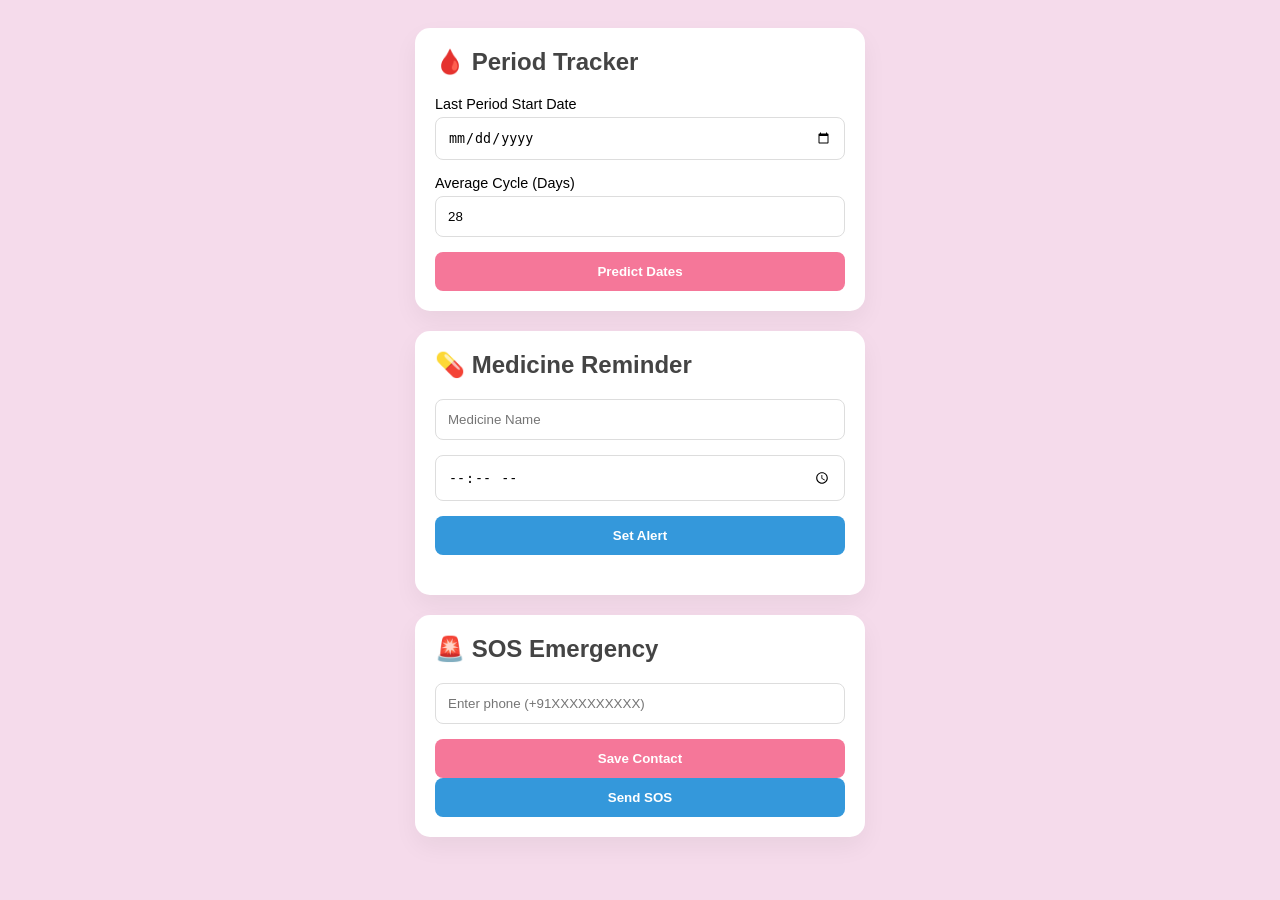
<file: index.html>
<!DOCTYPE html>
<html lang="en">
<head>
    <meta charset="UTF-8">
    <meta name="viewport" content="width=device-width, initial-scale=1.0">
    <title>Health Tracker Mini-Project</title>
    <link rel="stylesheet" href="style.css">
</head>

<body>

<div class="container">

    <!-- Section 1: Period Tracker -->
    <section class="card period-section">
        <h2>🩸 Period Tracker</h2>

        <div class="input-group">
            <label>Last Period Start Date</label>
            <input type="date" id="lastPeriodDate">
        </div>

        <div class="input-group">
            <label>Average Cycle (Days)</label>
            <input type="number" id="cycleLength" value="28">
        </div>

        <button class="btn btn-pink" onclick="calculatePeriod()">Predict Dates</button>

        <div id="periodResult" class="result-box hidden"></div>
    </section>

    <!-- Section 2: Medicine Tracker -->
    <section class="card medicine-section">
        <h2>💊 Medicine Reminder</h2>

        <div class="input-group">
            <input type="text" id="medName" placeholder="Medicine Name">
        </div>

        <div class="input-group">
            <input type="time" id="medTime">
        </div>

        <button class="btn btn-blue" onclick="addMedicine()">Set Alert</button>

        <ul id="medList" class="med-list"></ul>
    </section>

    <!-- Section 3: SOS Emergency -->
    <section class="card sos-section">
        <h2>🚨 SOS Emergency</h2>

        <div class="input-group">
            <input type="text" id="sosPhone" placeholder="Enter phone (+91XXXXXXXXXX)">
        </div>

        <button class="btn btn-pink" onclick="saveSOSContacts()">Save Contact</button>
        <button class="btn btn-blue" onclick="sendSOS()">Send SOS</button>
    </section>

</div>

<!-- IMPORTANT: Load JS at bottom -->
<script src="script.js"></script>

</body>
</html>
</file>
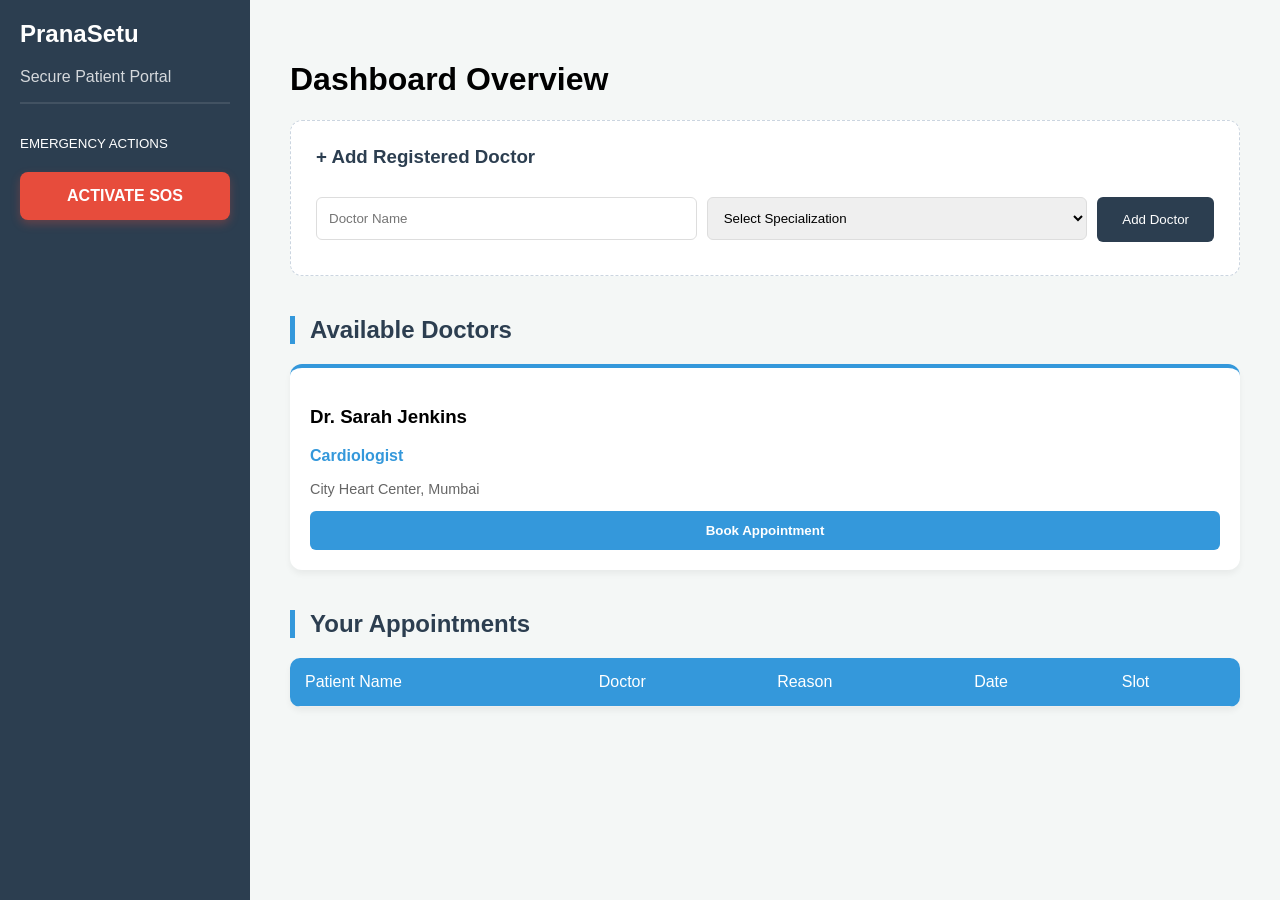
<file: sos.html>
<!DOCTYPE html>
<html lang="en">
<head>
    <meta charset="UTF-8">
    <meta name="viewport" content="width=device-width, initial-scale=1.0">
    <title>PranaSetu | Patient Portal</title>
    <style>
        :root {
            --primary-blue: #2c3e50;
            --medical-blue: #3498db;
            --emergency-red: #e74c3c;
            --bg-light: #f4f7f6;
            --white: #ffffff;
            --success-green: #27ae60;
        }

        body { font-family: 'Segoe UI', sans-serif; margin: 0; background-color: var(--bg-light); display: flex; min-height: 100vh; }
        
        /* Sidebar */
        .sidebar { width: 250px; background-color: var(--primary-blue); color: white; padding: 20px; position: fixed; height: 100vh; box-sizing: border-box; }
        .main-content { margin-left: 250px; padding: 40px; width: calc(100% - 250px); }

        /* SOS Button */
        .sos-btn {
            width: 100%; padding: 15px; background: var(--emergency-red); color: white;
            border: none; border-radius: 8px; font-weight: bold; cursor: pointer;
            margin-top: 20px; animation: pulse 2s infinite; font-size: 1rem;
            box-shadow: 0 4px 10px rgba(231, 76, 60, 0.3);
        }

        /* Doctor Grid */
        .doctor-grid { display: grid; grid-template-columns: repeat(auto-fit, minmax(280px, 1fr)); gap: 20px; margin-bottom: 40px; }
        .dr-card { background: white; padding: 20px; border-radius: 12px; box-shadow: 0 4px 6px rgba(0,0,0,0.05); border-top: 4px solid var(--medical-blue); }
        
        /* Modal Styles */
        .modal { display: none; position: fixed; z-index: 1000; left: 0; top: 0; width: 100%; height: 100%; background: rgba(0,0,0,0.6); backdrop-filter: blur(3px); }
        .modal-content { background: white; margin: 5% auto; padding: 30px; border-radius: 12px; width: 450px; box-shadow: 0 10px 25px rgba(0,0,0,0.2); }
        input, select { width: 100%; padding: 12px; margin: 10px 0; border: 1px solid #ddd; border-radius: 6px; box-sizing: border-box; }

        /* Appointment Table */
        .table-container { background: white; border-radius: 10px; overflow: hidden; box-shadow: 0 4px 6px rgba(0,0,0,0.05); }
        table { width: 100%; border-collapse: collapse; }
        th, td { padding: 15px; text-align: left; border-bottom: 1px solid #eee; }
        th { background: var(--medical-blue); color: white; font-weight: 500; }

        .section-title { border-left: 5px solid var(--medical-blue); padding-left: 15px; margin: 40px 0 20px 0; color: var(--primary-blue); }
        .add-dr-section { background: #fff; padding: 25px; border-radius: 12px; margin-bottom: 30px; border: 1px dashed #cbd5e0; }
        
        /* SOS List Styling */
        #sosContactList { background: #fff5f5; padding: 10px; border-radius: 8px; margin: 10px 0; border: 1px solid #feb2b2; }
        .contact-item { display: flex; justify-content: space-between; padding: 5px 0; border-bottom: 1px solid #fed7d7; color: #c53030; font-weight: 600; }
        .contact-item:last-child { border: none; }

        @keyframes pulse { 0% { transform: scale(1); } 50% { transform: scale(1.03); } 100% { transform: scale(1); } }
    </style>
</head>
<body>

    <nav class="sidebar">
        <h2 style="margin-top: 0;">PranaSetu</h2>
        <p style="opacity: 0.8;">Secure Patient Portal</p>
        <hr style="border: 0.5px solid rgba(255,255,255,0.1);">
        
        <div style="margin-top: 30px;">
            <small>EMERGENCY ACTIONS</small>
            <button class="sos-btn" onclick="openSOS()">ACTIVATE SOS</button>
        </div>
    </nav>

    <main class="main-content">
        <h1>Dashboard Overview</h1>

        <div class="add-dr-section">
            <h3 style="margin-top: 0; color: var(--primary-blue);">+ Add Registered Doctor</h3>
            <div style="display: flex; gap: 10px; flex-wrap: wrap;">
                <input type="text" id="newDrName" placeholder="Doctor Name" style="flex: 2;">
                <select id="newDrSpec" style="flex: 2;">
                    <option value="">Select Specialization</option>
                    <option>General Physician</option>
                    <option>Cardiologist</option>
                    <option>Pediatrician</option>
                    <option>Dermatologist</option>
                    <option>Orthopedic Surgeon</option>
                    <option>Dentist</option>
                    <option>Neurologist</option>
                </select>
                <button onclick="addDoctor()" style="background:var(--primary-blue); color:white; border:none; padding: 0 25px; border-radius:6px; cursor:pointer; height: 45px; margin-top: 10px;">Add Doctor</button>
            </div>
        </div>

        <h2 class="section-title">Available Doctors</h2>
        <div class="doctor-grid" id="doctorGrid">
            <div class="dr-card">
                <h3>Dr. Sarah Jenkins</h3>
                <p style="color:var(--medical-blue); font-weight: bold;">Cardiologist</p>
                <p style="font-size: 0.9rem; color: #666;">City Heart Center, Mumbai</p>
                <button onclick="openBooking('Dr. Sarah Jenkins')" style="width:100%; padding:12px; background:var(--medical-blue); color:white; border:none; border-radius:6px; cursor:pointer; font-weight: bold;">Book Appointment</button>
            </div>
        </div>

        <h2 class="section-title">Your Appointments</h2>
        <div class="table-container">
            <table>
                <thead>
                    <tr>
                        <th>Patient Name</th>
                        <th>Doctor</th>
                        <th>Reason</th>
                        <th>Date</th>
                        <th>Slot</th>
                    </tr>
                </thead>
                <tbody id="appointmentList">
                    </tbody>
            </table>
        </div>
    </main>

    <div id="bookingModal" class="modal">
        <div class="modal-content">
            <h2 id="modalDrName" style="color: var(--primary-blue);">Book Appointment</h2>
            <hr>
            <input type="text" id="patientName" placeholder="Your Full Name">
            <input type="text" id="disease" placeholder="Symptoms / Reason">
            <input type="date" id="appointmentDate">
            <select id="timeSlot">
                <option>09:00 AM</option>
                <option>11:00 AM</option>
                <option>02:00 PM</option>
                <option>05:00 PM</option>
            </select>
            <button onclick="confirmBooking()" style="width:100%; padding:14px; background:var(--success-green); color:white; border:none; border-radius:6px; cursor:pointer; font-weight: bold; font-size: 1rem;">Confirm Appointment</button>
            <button onclick="closeModal()" style="width:100%; margin-top:15px; background:none; border:none; cursor:pointer; color:#777;">Cancel</button>
        </div>
    </div>

    <div id="sosModal" class="modal">
        <div class="modal-content" style="border: 3px solid var(--emergency-red);">
            <h2 style="color: var(--emergency-red); margin-top: 0;">Emergency SOS Setup</h2>
            <p>Linked Emergency Contacts (Doctors/Hospitals):</p>
            
            <div id="sosContactList">
                </div>
            
            <div style="display: flex; gap: 5px; margin-top: 15px;">
                <input type="text" id="sosNum" placeholder="Phone Number" style="margin: 0;">
                <button onclick="addSOSNumber()" style="background:var(--primary-blue); color:white; border:none; padding: 0 15px; border-radius:6px; cursor:pointer;">Add</button>
            </div>
            
            <hr style="margin: 20px 0;">
            <button onclick="triggerSOS()" class="sos-btn" style="animation: none; background: var(--emergency-red); margin-top: 0;">BROADCAST ALERT TO ALL</button>
            
            <div style="display: flex; justify-content: space-between; margin-top: 15px;">
                <button onclick="clearSOS()" style="background:none; border:none; color: #999; cursor:pointer; font-size: 0.8rem;">Clear All Contacts</button>
                <button onclick="closeSOS()" style="background:none; border:none; color: var(--primary-blue); font-weight: bold; cursor:pointer;">Close</button>
            </div>
        </div>
    </div>

    <script>
        let selectedDoctor = "";
        // Load contacts from LocalStorage or start with empty array
        let emergencyContacts = JSON.parse(localStorage.getItem('medDashSOS')) || [];

        window.onload = function() {
            updateSOSUI();
        };

        // --- Booking Logic ---
        function openBooking(drName) {
            selectedDoctor = drName;
            document.getElementById('modalDrName').innerText = "Booking with " + drName;
            document.getElementById('bookingModal').style.display = "block";
        }

        function closeModal() { document.getElementById('bookingModal').style.display = "none"; }

        function confirmBooking() {
            const name = document.getElementById('patientName').value;
            const disease = document.getElementById('disease').value;
            const date = document.getElementById('appointmentDate').value;
            const time = document.getElementById('timeSlot').value;

            if (!name || !disease || !date) {
                alert("Please fill all fields");
                return;
            }

            const table = document.getElementById('appointmentList');
            const row = `<tr>
                <td>${name}</td>
                <td>${selectedDoctor}</td>
                <td>${disease}</td>
                <td>${date}</td>
                <td>${time}</td>
            </tr>`;
            table.innerHTML += row;

            alert("Appointment successfully scheduled!");
            closeModal();
        }

        // --- Add Doctor Logic ---
        function addDoctor() {
            const name = document.getElementById('newDrName').value;
            const spec = document.getElementById('newDrSpec').value;
            if(!name || !spec) { alert("Enter Doctor Name and Specialization"); return; }

            const grid = document.getElementById('doctorGrid');
            const card = `<div class="dr-card">
                <h3>${name}</h3>
                <p style="color:var(--medical-blue); font-weight: bold;">${spec}</p>
                <p style="font-size: 0.9rem; color: #666;">Registered Medical Partner</p>
                <button onclick="openBooking('${name}')" style="width:100%; padding:12px; background:var(--medical-blue); color:white; border:none; border-radius:6px; cursor:pointer; font-weight: bold;">Book Appointment</button>
            </div>`;
            grid.innerHTML += card;
            document.getElementById('newDrName').value = "";
        }

        // --- SOS Multi-Number Logic ---
        function openSOS() { 
            document.getElementById('sosModal').style.display = "block"; 
            updateSOSUI();
        }
        
        function closeSOS() { document.getElementById('sosModal').style.display = "none"; }
        
        function addSOSNumber() {
            const num = document.getElementById('sosNum').value.trim();
            if(num) {
                if(emergencyContacts.length >= 3) {
                    alert("System limit: 3 Primary Emergency Contacts.");
                    return;
                }
                emergencyContacts.push(num);
                localStorage.setItem('medDashSOS', JSON.stringify(emergencyContacts));
                document.getElementById('sosNum').value = "";
                updateSOSUI();
            }
        }

        function updateSOSUI() {
            const listDiv = document.getElementById('sosContactList');
            if (emergencyContacts.length === 0) {
                listDiv.innerHTML = "<p style='color:#999; font-size:0.9rem;'>No emergency numbers linked yet.</p>";
            } else {
                listDiv.innerHTML = emergencyContacts.map(n => `
                    <div class="contact-item">
                        <span>📞 ${n}</span>
                    </div>
                `).join('');
            }
        }

        function clearSOS() {
            if(confirm("Are you sure you want to remove all emergency contacts?")) {
                emergencyContacts = [];
                localStorage.removeItem('medDashSOS');
                updateSOSUI();
            }
        }

        // BROADCAST FUNCTION
        function triggerSOS() {
            if (emergencyContacts.length === 0) {
                alert("Error: No emergency contacts found. Please add a hospital or doctor number first.");
                return;
            }

            // Logic to simulate sending to all numbers
            let broadcastList = emergencyContacts.join(", ");
            
            // In a real app, you'd trigger a backend API here
            alert("🚨 EMERGENCY BROADCAST INITIATED!\n\nAlert sent to: " + broadcastList + "\n\nGPS Coordinates and Patient Profile shared with medical responders.");
            
            console.log("Broadcasting to: ", emergencyContacts);
            closeSOS();
        }
    </script>
</body>
</html>
</file>
<file: style.css>
body {
    font-family: 'Segoe UI', Tahoma, Geneva, Verdana, sans-serif;
    background-color: hsl(323, 57%, 91%);
    display: flex;
    justify-content: center;
    padding: 20px;
}

.container {
    width: 100%;
    max-width: 450px;
   

}

.card {
    background: white;
    padding: 20px;
    border-radius: 15px;
    margin-bottom: 20px;
    box-shadow: 0 10px 25px rgba(0,0,0,0.05);
}

h2 {
    margin-top: 0;
    font-size: 1.5rem;
    color: #444;
}

.input-group {
    margin-bottom: 15px;

}

label {
    display: block;
    font-size: 0.9rem;
    margin-bottom: 5px;

    
}

input {
    width: 100%;
    padding: 12px;
    border: 1px solid #ddd;
    border-radius: 8px;
    box-sizing: border-box;
    background-color:white
}

.btn {
    width: 100%;
    padding: 12px;
    border: none;
    border-radius: 8px;
    color: white;
    font-weight: bold;
    cursor: pointer;
    transition: transform 0.2s;
    background-color: rgb(255, 247, 205);
}

.btn:active { transform: scale(0.98); }

.btn-pink { background-color: rgb(245, 119, 153); }
.btn-blue { background-color: #3498db; }

.result-box {
    margin-top: 15px;
    padding: 15px;
    background: #fff0f3;
    border-radius: 8px;
    line-height: 1.6;
}

.hidden { display: none; }

.med-list {
    list-style: none;
    padding: 0;
    margin-top: 20px;
}

.med-item {
    background: #f8f9fa;
    padding: 10px 15px;
    margin-bottom: 8px;
    border-radius: 8px;
    display: flex;
    justify-content: space-between;
    border-left: 4px solid #007bff;
}
</file>
